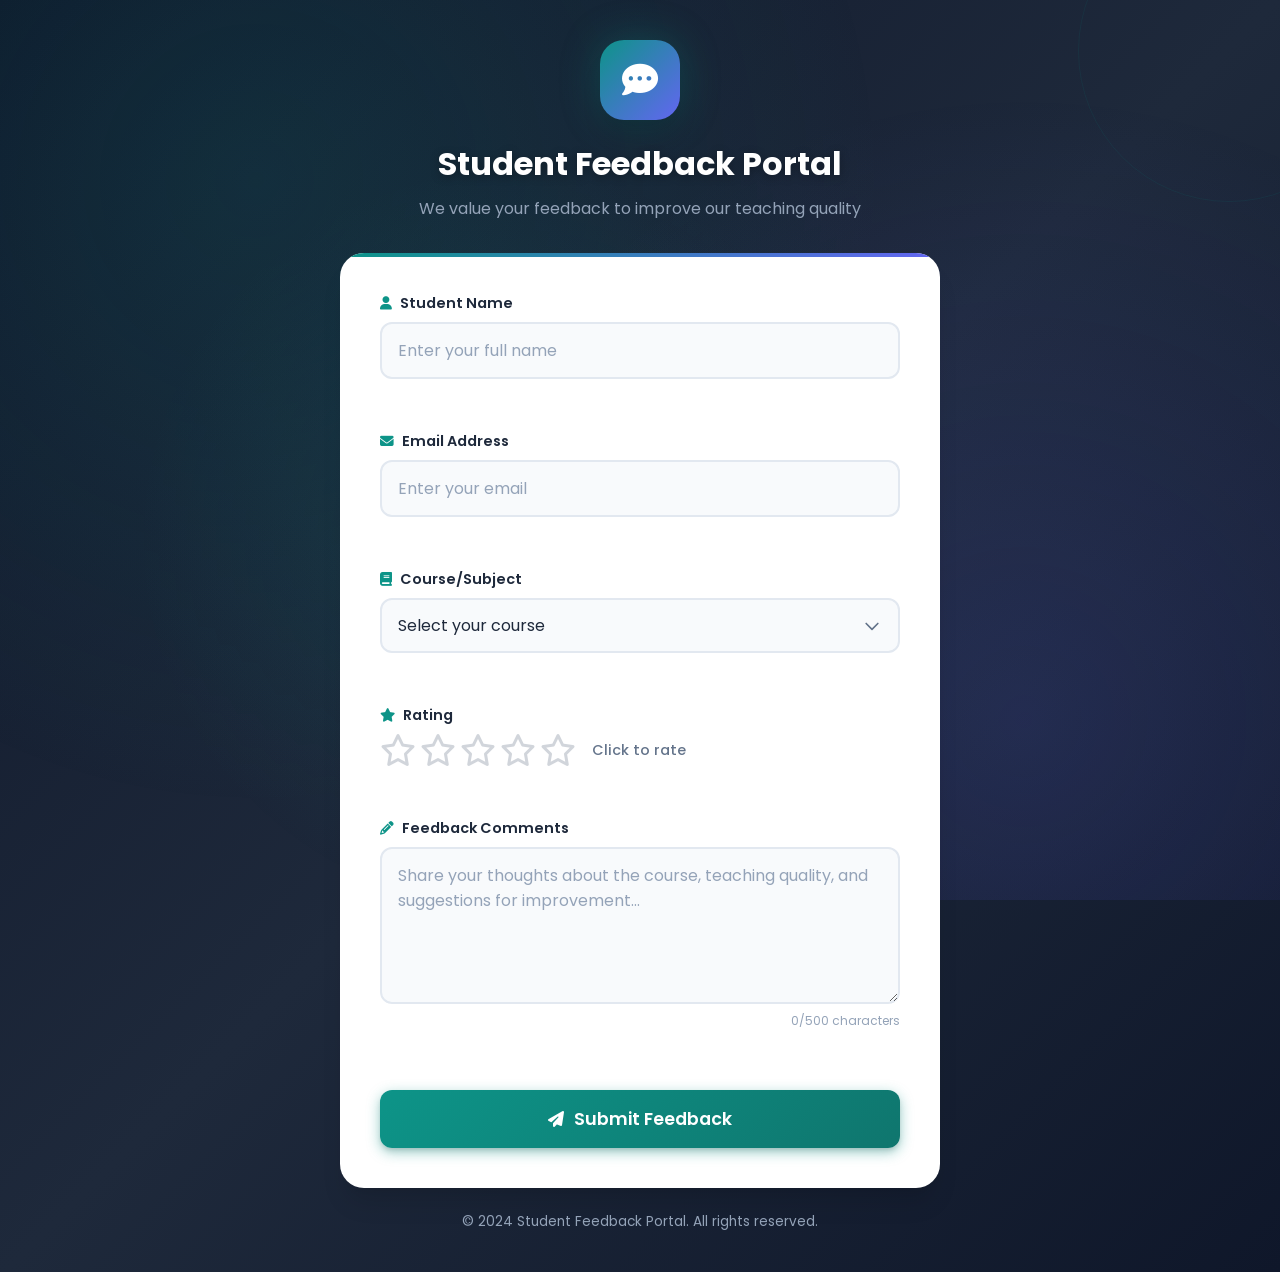
<file: AWT Student Feedback App/index.html>
<!DOCTYPE html>
<html lang="en">

<head>
    <meta charset="UTF-8">
    <meta name="viewport" content="width=device-width, initial-scale=1.0">
    <title>Student Feedback Portal</title>
    <link rel="stylesheet" href="style.css">
    <link rel="preconnect" href="https://fonts.googleapis.com">
    <link rel="preconnect" href="https://fonts.gstatic.com" crossorigin>
    <link href="https://fonts.googleapis.com/css2?family=Poppins:wght@300;400;500;600;700&display=swap"
        rel="stylesheet">
    <link rel="stylesheet" href="https://cdnjs.cloudflare.com/ajax/libs/font-awesome/6.4.0/css/all.min.css">
</head>

<body>
    <div class="container">
        <header class="header">
            <div class="logo">
                <i class="fas fa-comment-dots"></i>
            </div>
            <h1>Student Feedback Portal</h1>
            <p class="subtitle">We value your feedback to improve our teaching quality</p>
        </header>

        <main class="feedback-card">
            <form id="feedbackForm" class="feedback-form">
                <div class="form-group">
                    <label for="studentName">
                        <i class="fas fa-user"></i> Student Name
                    </label>
                    <input type="text" id="studentName" name="studentName" placeholder="Enter your full name" required>
                    <span class="error-message" id="nameError"></span>
                </div>

                <div class="form-group">
                    <label for="studentEmail">
                        <i class="fas fa-envelope"></i> Email Address
                    </label>
                    <input type="email" id="studentEmail" name="studentEmail" placeholder="Enter your email" required>
                    <span class="error-message" id="emailError"></span>
                </div>

                <div class="form-group">
                    <label for="course">
                        <i class="fas fa-book"></i> Course/Subject
                    </label>
                    <select id="course" name="course" required>
                        <option value="" disabled selected>Select your course</option>
                        <option value="computer-fundamentals">Computer Fundamentals</option>
                        <option value="web-development">Web Development (AWT)</option>
                        <option value="data-structures">Data Structures</option>
                        <option value="database-management">Database Management</option>
                        <option value="computer-networks">Computer Networks</option>
                        <option value="software-engineering">Software Engineering</option>
                        <option value="mathematics">Mathematics</option>
                        <option value="english">English Communication</option>
                        <option value="other">Other</option>
                    </select>
                    <input type="text" id="otherCourse" name="otherCourse" placeholder="Please specify your course"
                        style="display: none;">
                    <span class="error-message" id="courseError"></span>
                </div>

                <div class="form-group">
                    <label>
                        <i class="fas fa-star"></i> Rating
                    </label>
                    <div class="rating-container">
                        <div class="star-rating" id="starRating">
                            <i class="far fa-star" data-rating="1"></i>
                            <i class="far fa-star" data-rating="2"></i>
                            <i class="far fa-star" data-rating="3"></i>
                            <i class="far fa-star" data-rating="4"></i>
                            <i class="far fa-star" data-rating="5"></i>
                        </div>
                        <input type="hidden" id="rating" name="rating" value="0">
                        <span class="rating-text" id="ratingText">Click to rate</span>
                    </div>
                    <span class="error-message" id="ratingError"></span>
                </div>

                <div class="form-group">
                    <label for="comments">
                        <i class="fas fa-pencil-alt"></i> Feedback Comments
                    </label>
                    <textarea id="comments" name="comments"
                        placeholder="Share your thoughts about the course, teaching quality, and suggestions for improvement..."
                        rows="5" required></textarea>
                    <span class="char-count"><span id="charCount">0</span>/500 characters</span>
                    <span class="error-message" id="commentsError"></span>
                </div>

                <button type="submit" class="submit-btn">
                    <i class="fas fa-paper-plane"></i> Submit Feedback
                </button>
            </form>

            <div class="success-message" id="successMessage">
                <div class="success-icon">
                    <i class="fas fa-check-circle"></i>
                </div>
                <h2>Thank You!</h2>
                <p>Your feedback has been submitted successfully . </p>
                <button class="reset-btn" id="resetBtn">
                    <i class="fas fa-redo"></i> Submit Another Feedback
                </button>
            </div>
        </main>

        <footer class="footer">
            <p>&copy; 2024 Student Feedback Portal. All rights reserved.</p>
        </footer>
    </div>

    <script src="script.js"></script>
</body>

</html>
</file>
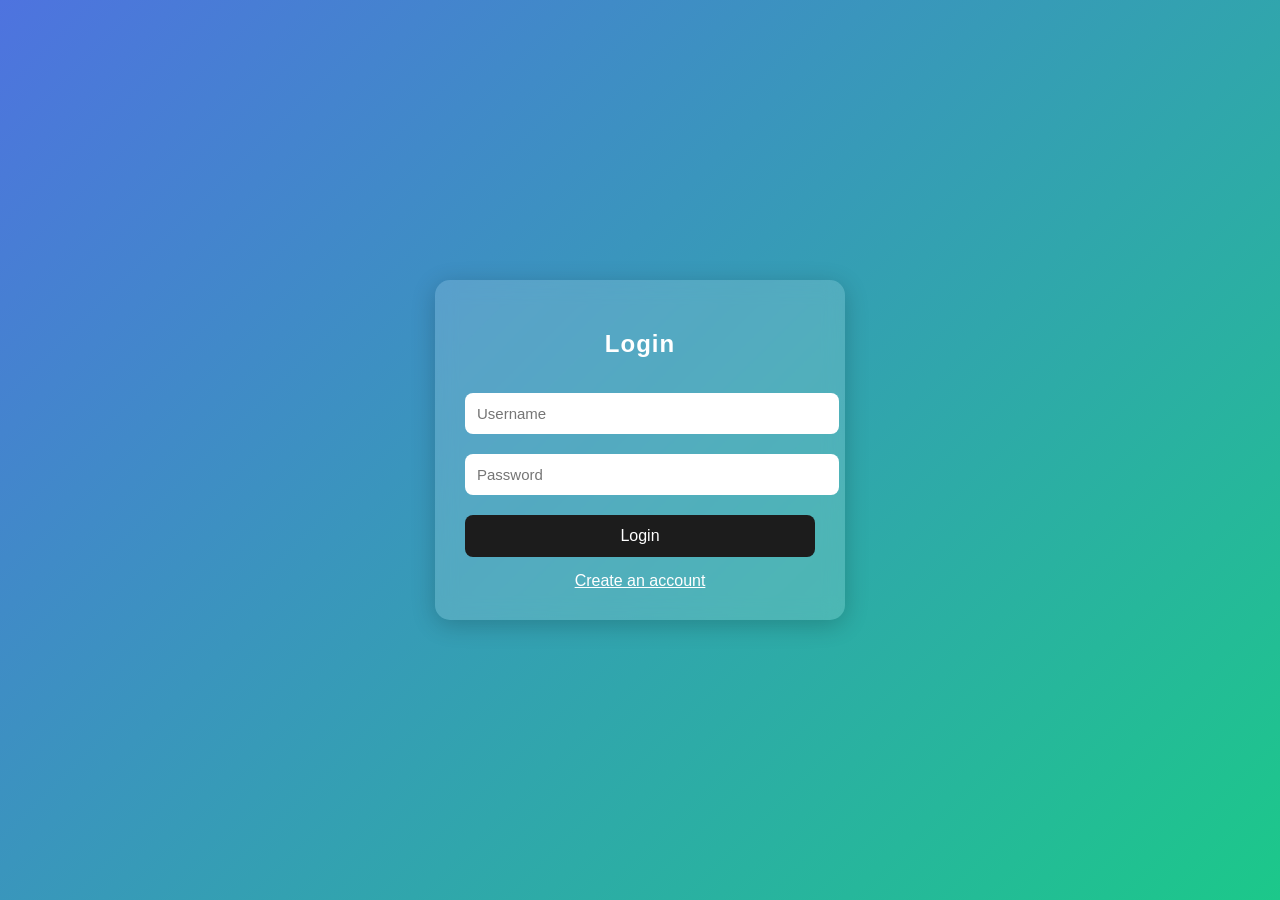
<file: login.html>
<!DOCTYPE html>
<html lang="en">
<head>
<meta charset="UTF-8">
<meta name="viewport" content="width=device-width, initial-scale=1.0">
<title>Login</title>

<style>
    body {
        font-family: "Poppins", sans-serif;
        background: linear-gradient(135deg, #4e73df, #1cc88a);
        height: 100vh;
        display: flex;
        justify-content: center;
        align-items: center;
        margin: 0;
    }

    .login-box {
        width: 350px;
        padding: 30px;
        background: rgba(255, 255, 255, 0.15);
        border-radius: 15px;
        backdrop-filter: blur(10px);
        box-shadow: 0 5px 25px rgba(0,0,0,0.2);
        color: white;
    }

    h2 {
        text-align: center;
        margin-bottom: 25px;
        letter-spacing: 1px;
    }

    input {
        width: 100%;
        padding: 12px;
        margin: 10px 0;
        border-radius: 8px;
        border: none;
        outline: none;
        font-size: 15px;
    }

    button {
        width: 100%;
        padding: 12px;
        background: #1c1c1c;
        color: white;
        border: none;
        border-radius: 8px;
        font-size: 16px;
        cursor: pointer;
        margin-top: 10px;
        transition: 0.3s;
    }

    button:hover {
        background: #333;
    }

    .error {
        color: yellow;
        font-size: 13px;
        margin: -5px 0 5px 0;
    }

    .link {
        text-align: center;
        margin-top: 15px;
    }

    .link a {
        color: #fff;
        text-decoration: underline;
    }
</style>
</head>

<body>
<div class="login-box">
    <h2>Login</h2>

    <form id="loginForm">
        <input type="text" id="username" placeholder="Username">
        <div class="error" id="userErr"></div>

        <input type="password" id="password" placeholder="Password">
        <div class="error" id="passErr"></div>

        <button type="submit">Login</button>
    </form>

    <div class="link">
        <a href="register.html">Create an account</a>
    </div>
</div>

<script src="https://code.jquery.com/jquery-3.6.0.min.js"></script>

<script>
$(document).ready(function(){
    $("#loginForm").submit(function(e){
        e.preventDefault();

        let user = $("#username").val().trim();
        let pass = $("#password").val().trim();
        let valid = true;

        $(".error").text("");

        if(user === ""){
            $("#userErr").text("Username required");
            valid = false;
        }

        if(pass === ""){
            $("#passErr").text("Password required");
            valid = false;
        }

        if(valid){
            alert("Login Successful!");
        }
    });
});
</script>
</body>
</html>
</file>
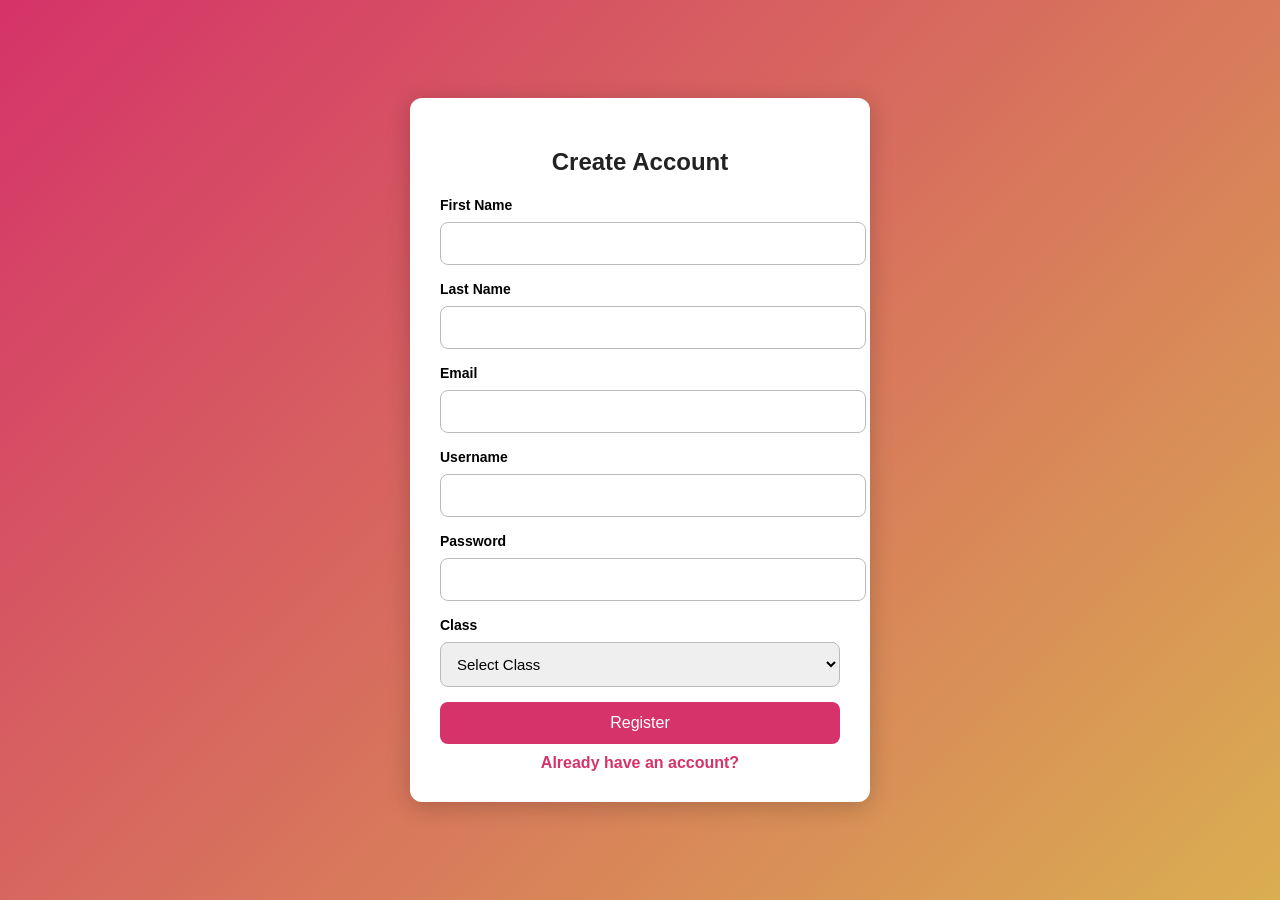
<file: register.html>
<!DOCTYPE html>
<html lang="en">
<head>
<meta charset="UTF-8">
<meta name="viewport" content="width=device-width, initial-scale=1.0">
<title>Register</title>

<style>
    body {
        margin: 0;
        height: 100vh;
        display: flex;
        justify-content: center;
        align-items: center;
        font-family: "Poppins", sans-serif;
        background: linear-gradient(135deg, #d53369, #daae51);
    }

    .reg-box {
        width: 400px;
        padding: 30px;
        background: #fff;
        border-radius: 12px;
        box-shadow: 0 5px 25px rgba(0,0,0,0.2);
    }

    h2 {
        text-align: center;
        margin-bottom: 20px;
        color: #222;
    }

    label {
        font-size: 14px;
        font-weight: 600;
    }

    input, select {
        width: 100%;
        padding: 12px;
        margin: 8px 0 20px;
        border-radius: 8px;
        border: 1px solid #bbb;
        font-size: 15px;
    }

    button {
        width: 100%;
        padding: 12px;
        background: #d53369;
        border: none;
        color: white;
        font-size: 16px;
        border-radius: 8px;
        cursor: pointer;
    }

    button:hover {
        background: #b52c57;
    }

    .error {
        color: red;
        font-size: 13px;
        margin-top: -15px;
        margin-bottom: 10px;
        display: block;
    }

    .link {
        text-align: center;
        margin-top: 10px;
    }

    .link a {
        color: #d53369;
        font-weight: 600;
        text-decoration: none;
    }
</style>
</head>

<body>
<div class="reg-box">
    <h2>Create Account</h2>

    <form id="regForm">

        <label>First Name</label>
        <input type="text" id="fname">
        <span class="error" id="fnameErr"></span>

        <label>Last Name</label>
        <input type="text" id="lname">
        <span class="error" id="lnameErr"></span>

        <label>Email</label>
        <input type="email" id="email">
        <span class="error" id="emailErr"></span>

        <label>Username</label>
        <input type="text" id="username">
        <span class="error" id="userErr"></span>

        <label>Password</label>
        <input type="password" id="password">
        <span class="error" id="passErr"></span>

        <label>Class</label>
        <select id="class">
            <option value="">Select Class</option>
            <option value="MCA">MCA</option>
            <option value="INTMCA">INTMCA</option>
            <option value="BCA">BCA</option>
        </select>
        <span class="error" id="classErr"></span>

        <button type="submit">Register</button>
    </form>

    <div class="link">
        <a href="login.html">Already have an account?</a>
    </div>
</div>

<script src="https://code.jquery.com/jquery-3.6.0.min.js"></script>

<script>
$(document).ready(function(){

    $("#regForm").submit(function(e){
        e.preventDefault();

        let fname = $("#fname").val().trim();
        let lname = $("#lname").val().trim();
        let email = $("#email").val().trim();
        let username = $("#username").val().trim();
        let pass = $("#password").val().trim();
        let cls = $("#class").val();

        let valid = true;
        $(".error").text("");

        if(fname === ""){
            $("#fnameErr").text("First name required");
            valid = false;
        }
        if(lname === ""){
            $("#lnameErr").text("Last name required");
            valid = false;
        }
        if(email === ""){
            $("#emailErr").text("Email required");
            valid = false;
        }

        if(username === ""){
            $("#userErr").text("Username required");
            valid = false;
        } else if(/\d/.test(username)){
            $("#userErr").text("Username must not contain numbers");
            valid = false;
        }

        let passPattern = /^(?=.*[A-Za-z])(?=.*\d)(?=.*[@$!%*#?&]).{6,}$/;

        if(pass === ""){
            $("#passErr").text("Password required");
            valid = false;
        } else if(!passPattern.test(pass)){
            $("#passErr").text("Password must include letter, number, special character");
            valid = false;
        }

        if(cls === ""){
            $("#classErr").text("Please select a class");
            valid = false;
        }

        // Redirect to login after successful registration
        if(valid){
            alert("Registration Successful!");
            window.location.href = "login.html";
        }
    });

});
</script>
</body>
</html>
</file>
<file: AWT Student Feedback App/style.css>
/* CSS Variables */
:root {
    --primary-color: #0d9488;
    --primary-dark: #0f766e;
    --primary-light: #14b8a6;
    --secondary-color: #6366f1;
    --bg-gradient-start: #0f172a;
    --bg-gradient-end: #1e293b;
    --card-bg: #ffffff;
    --text-primary: #1e293b;
    --text-secondary: #64748b;
    --text-light: #94a3b8;
    --error-color: #ef4444;
    --success-color: #22c55e;
    --star-active: #f59e0b;
    --star-inactive: #d1d5db;
    --shadow-sm: 0 1px 2px 0 rgba(0, 0, 0, 0.05);
    --shadow-md: 0 4px 6px -1px rgba(0, 0, 0, 0.1), 0 2px 4px -1px rgba(0, 0, 0, 0.06);
    --shadow-lg: 0 10px 15px -3px rgba(0, 0, 0, 0.1), 0 4px 6px -2px rgba(0, 0, 0, 0.05);
    --shadow-xl: 0 20px 25px -5px rgba(0, 0, 0, 0.1), 0 10px 10px -5px rgba(0, 0, 0, 0.04);
    --radius-sm: 8px;
    --radius-md: 12px;
    --radius-lg: 16px;
    --radius-xl: 24px;
    --transition: all 0.3s cubic-bezier(0.4, 0, 0.2, 1);
}

/* Reset & Base Styles */
* {
    margin: 0;
    padding: 0;
    box-sizing: border-box;
}

body {
    font-family: 'Poppins', sans-serif;
    min-height: 100vh;
    background: linear-gradient(135deg, var(--bg-gradient-start) 0%, var(--bg-gradient-end) 50%, #0f172a 100%);
    display: flex;
    justify-content: center;
    align-items: flex-start;
    padding: 40px 20px;
    position: relative;
    overflow-x: hidden;
}

body::before {
    content: '';
    position: fixed;
    top: 0;
    left: 0;
    right: 0;
    bottom: 0;
    background: 
        radial-gradient(circle at 20% 20%, rgba(13, 148, 136, 0.15) 0%, transparent 50%),
        radial-gradient(circle at 80% 80%, rgba(99, 102, 241, 0.15) 0%, transparent 50%),
        radial-gradient(circle at 40% 60%, rgba(20, 184, 166, 0.1) 0%, transparent 40%);
    pointer-events: none;
    z-index: 0;
}

/* Floating Shapes */
body::after {
    content: '';
    position: fixed;
    width: 300px;
    height: 300px;
    border: 1px solid rgba(13, 148, 136, 0.1);
    border-radius: 50%;
    top: -100px;
    right: -100px;
    animation: float 20s ease-in-out infinite;
    z-index: 0;
}

@keyframes float {
    0%, 100% { transform: translate(0, 0) rotate(0deg); }
    50% { transform: translate(30px, 30px) rotate(180deg); }
}

.container {
    width: 100%;
    max-width: 600px;
    position: relative;
    z-index: 1;
}

/* Header Styles */
.header {
    text-align: center;
    margin-bottom: 32px;
    animation: slideDown 0.6s ease-out;
}

@keyframes slideDown {
    from {
        opacity: 0;
        transform: translateY(-20px);
    }
    to {
        opacity: 1;
        transform: translateY(0);
    }
}

.logo {
    width: 80px;
    height: 80px;
    background: linear-gradient(135deg, var(--primary-color), var(--secondary-color));
    border-radius: var(--radius-xl);
    display: flex;
    align-items: center;
    justify-content: center;
    margin: 0 auto 20px;
    box-shadow: var(--shadow-xl), 0 0 40px rgba(13, 148, 136, 0.3);
    animation: pulse 2s ease-in-out infinite;
}

@keyframes pulse {
    0%, 100% { box-shadow: var(--shadow-xl), 0 0 40px rgba(13, 148, 136, 0.3); }
    50% { box-shadow: var(--shadow-xl), 0 0 60px rgba(13, 148, 136, 0.5); }
}

.logo i {
    font-size: 36px;
    color: white;
}

.header h1 {
    color: white;
    font-size: 2rem;
    font-weight: 700;
    margin-bottom: 8px;
    text-shadow: 0 2px 10px rgba(0, 0, 0, 0.3);
}

.subtitle {
    color: var(--text-light);
    font-size: 1rem;
    font-weight: 400;
}

/* Card Styles */
.feedback-card {
    background: var(--card-bg);
    border-radius: var(--radius-xl);
    box-shadow: var(--shadow-xl);
    padding: 40px;
    position: relative;
    overflow: hidden;
    animation: slideUp 0.6s ease-out 0.2s both;
}

@keyframes slideUp {
    from {
        opacity: 0;
        transform: translateY(30px);
    }
    to {
        opacity: 1;
        transform: translateY(0);
    }
}

.feedback-card::before {
    content: '';
    position: absolute;
    top: 0;
    left: 0;
    right: 0;
    height: 4px;
    background: linear-gradient(90deg, var(--primary-color), var(--secondary-color));
}

/* Form Styles */
.feedback-form {
    display: flex;
    flex-direction: column;
    gap: 24px;
}

.form-group {
    display: flex;
    flex-direction: column;
    gap: 8px;
}

.form-group label {
    font-size: 0.9rem;
    font-weight: 600;
    color: var(--text-primary);
    display: flex;
    align-items: center;
    gap: 8px;
}

.form-group label i {
    color: var(--primary-color);
    font-size: 0.85rem;
}

.form-group input,
.form-group select,
.form-group textarea {
    padding: 14px 16px;
    border: 2px solid #e2e8f0;
    border-radius: var(--radius-md);
    font-size: 1rem;
    font-family: 'Poppins', sans-serif;
    color: var(--text-primary);
    background: #f8fafc;
    transition: var(--transition);
    outline: none;
}

.form-group input::placeholder,
.form-group textarea::placeholder {
    color: var(--text-light);
}

.form-group input:focus,
.form-group select:focus,
.form-group textarea:focus {
    border-color: var(--primary-color);
    background: white;
    box-shadow: 0 0 0 4px rgba(13, 148, 136, 0.1);
}

.form-group input.error,
.form-group select.error,
.form-group textarea.error {
    border-color: var(--error-color);
    animation: shake 0.5s ease-in-out;
}

@keyframes shake {
    0%, 100% { transform: translateX(0); }
    25% { transform: translateX(-5px); }
    75% { transform: translateX(5px); }
}

.form-group select {
    cursor: pointer;
    appearance: none;
    background-image: url("data:image/svg+xml,%3Csvg xmlns='http://www.w3.org/2000/svg' fill='none' viewBox='0 0 24 24' stroke='%2364748b'%3E%3Cpath stroke-linecap='round' stroke-linejoin='round' stroke-width='2' d='M19 9l-7 7-7-7'%3E%3C/path%3E%3C/svg%3E");
    background-repeat: no-repeat;
    background-position: right 16px center;
    background-size: 20px;
    padding-right: 48px;
}

.form-group textarea {
    resize: vertical;
    min-height: 120px;
}

.char-count {
    text-align: right;
    font-size: 0.75rem;
    color: var(--text-light);
}

/* Error Messages */
.error-message {
    font-size: 0.8rem;
    color: var(--error-color);
    min-height: 20px;
    display: flex;
    align-items: center;
    gap: 4px;
}

.error-message:not(:empty)::before {
    content: '⚠';
}

/* Rating Styles */
.rating-container {
    display: flex;
    align-items: center;
    gap: 16px;
}

.star-rating {
    display: flex;
    gap: 4px;
}

.star-rating i {
    font-size: 2rem;
    cursor: pointer;
    transition: var(--transition);
    color: var(--star-inactive);
}

.star-rating i:hover,
.star-rating i.active {
    color: var(--star-active);
    transform: scale(1.1);
}

.star-rating i.hover {
    color: var(--star-active);
}

.rating-text {
    font-size: 0.9rem;
    color: var(--text-secondary);
    font-weight: 500;
}

/* Submit Button */
.submit-btn {
    padding: 16px 32px;
    background: linear-gradient(135deg, var(--primary-color), var(--primary-dark));
    color: white;
    border: none;
    border-radius: var(--radius-md);
    font-size: 1.1rem;
    font-weight: 600;
    font-family: 'Poppins', sans-serif;
    cursor: pointer;
    transition: var(--transition);
    display: flex;
    align-items: center;
    justify-content: center;
    gap: 10px;
    box-shadow: var(--shadow-md), 0 4px 14px rgba(13, 148, 136, 0.4);
    margin-top: 8px;
}

.submit-btn:hover {
    transform: translateY(-2px);
    box-shadow: var(--shadow-lg), 0 6px 20px rgba(13, 148, 136, 0.5);
}

.submit-btn:active {
    transform: translateY(0);
}

.submit-btn i {
    font-size: 1rem;
}

/* Success Message */
.success-message {
    display: none;
    text-align: center;
    padding: 40px 20px;
    animation: fadeIn 0.5s ease-out;
}

.success-message.show {
    display: block;
}

@keyframes fadeIn {
    from { opacity: 0; transform: scale(0.9); }
    to { opacity: 1; transform: scale(1); }
}

.success-icon {
    width: 100px;
    height: 100px;
    background: linear-gradient(135deg, var(--success-color), #16a34a);
    border-radius: 50%;
    display: flex;
    align-items: center;
    justify-content: center;
    margin: 0 auto 24px;
    animation: successPop 0.5s ease-out;
}

@keyframes successPop {
    0% { transform: scale(0); }
    50% { transform: scale(1.2); }
    100% { transform: scale(1); }
}

.success-icon i {
    font-size: 48px;
    color: white;
}

.success-message h2 {
    color: var(--text-primary);
    font-size: 1.8rem;
    margin-bottom: 8px;
}

.success-message p {
    color: var(--text-secondary);
    font-size: 1rem;
    margin-bottom: 24px;
}

.reset-btn {
    padding: 12px 24px;
    background: var(--primary-color);
    color: white;
    border: none;
    border-radius: var(--radius-md);
    font-size: 1rem;
    font-weight: 500;
    font-family: 'Poppins', sans-serif;
    cursor: pointer;
    transition: var(--transition);
    display: inline-flex;
    align-items: center;
    gap: 8px;
}

.reset-btn:hover {
    background: var(--primary-dark);
    transform: translateY(-2px);
}

/* Footer */
.footer {
    text-align: center;
    margin-top: 24px;
    color: var(--text-light);
    font-size: 0.85rem;
    animation: fadeIn 0.6s ease-out 0.4s both;
}

/* Responsive Design */
@media (max-width: 640px) {
    body {
        padding: 20px 16px;
    }

    .header h1 {
        font-size: 1.6rem;
    }

    .logo {
        width: 64px;
        height: 64px;
    }

    .logo i {
        font-size: 28px;
    }

    .feedback-card {
        padding: 24px;
        border-radius: var(--radius-lg);
    }

    .form-group input,
    .form-group select,
    .form-group textarea {
        padding: 12px 14px;
        font-size: 0.95rem;
    }

    .star-rating i {
        font-size: 1.6rem;
    }

    .submit-btn {
        padding: 14px 24px;
        font-size: 1rem;
    }

    .rating-container {
        flex-direction: column;
        align-items: flex-start;
        gap: 8px;
    }
}

/* Loading State */
.submit-btn.loading {
    pointer-events: none;
    opacity: 0.7;
}

.submit-btn.loading::after {
    content: '';
    width: 20px;
    height: 20px;
    border: 2px solid transparent;
    border-top-color: white;
    border-radius: 50%;
    animation: spin 0.8s linear infinite;
    margin-left: 8px;
}

@keyframes spin {
    to { transform: rotate(360deg); }
}

/* Form hiding animation */
.feedback-form.hidden {
    display: none;
}
</file>
